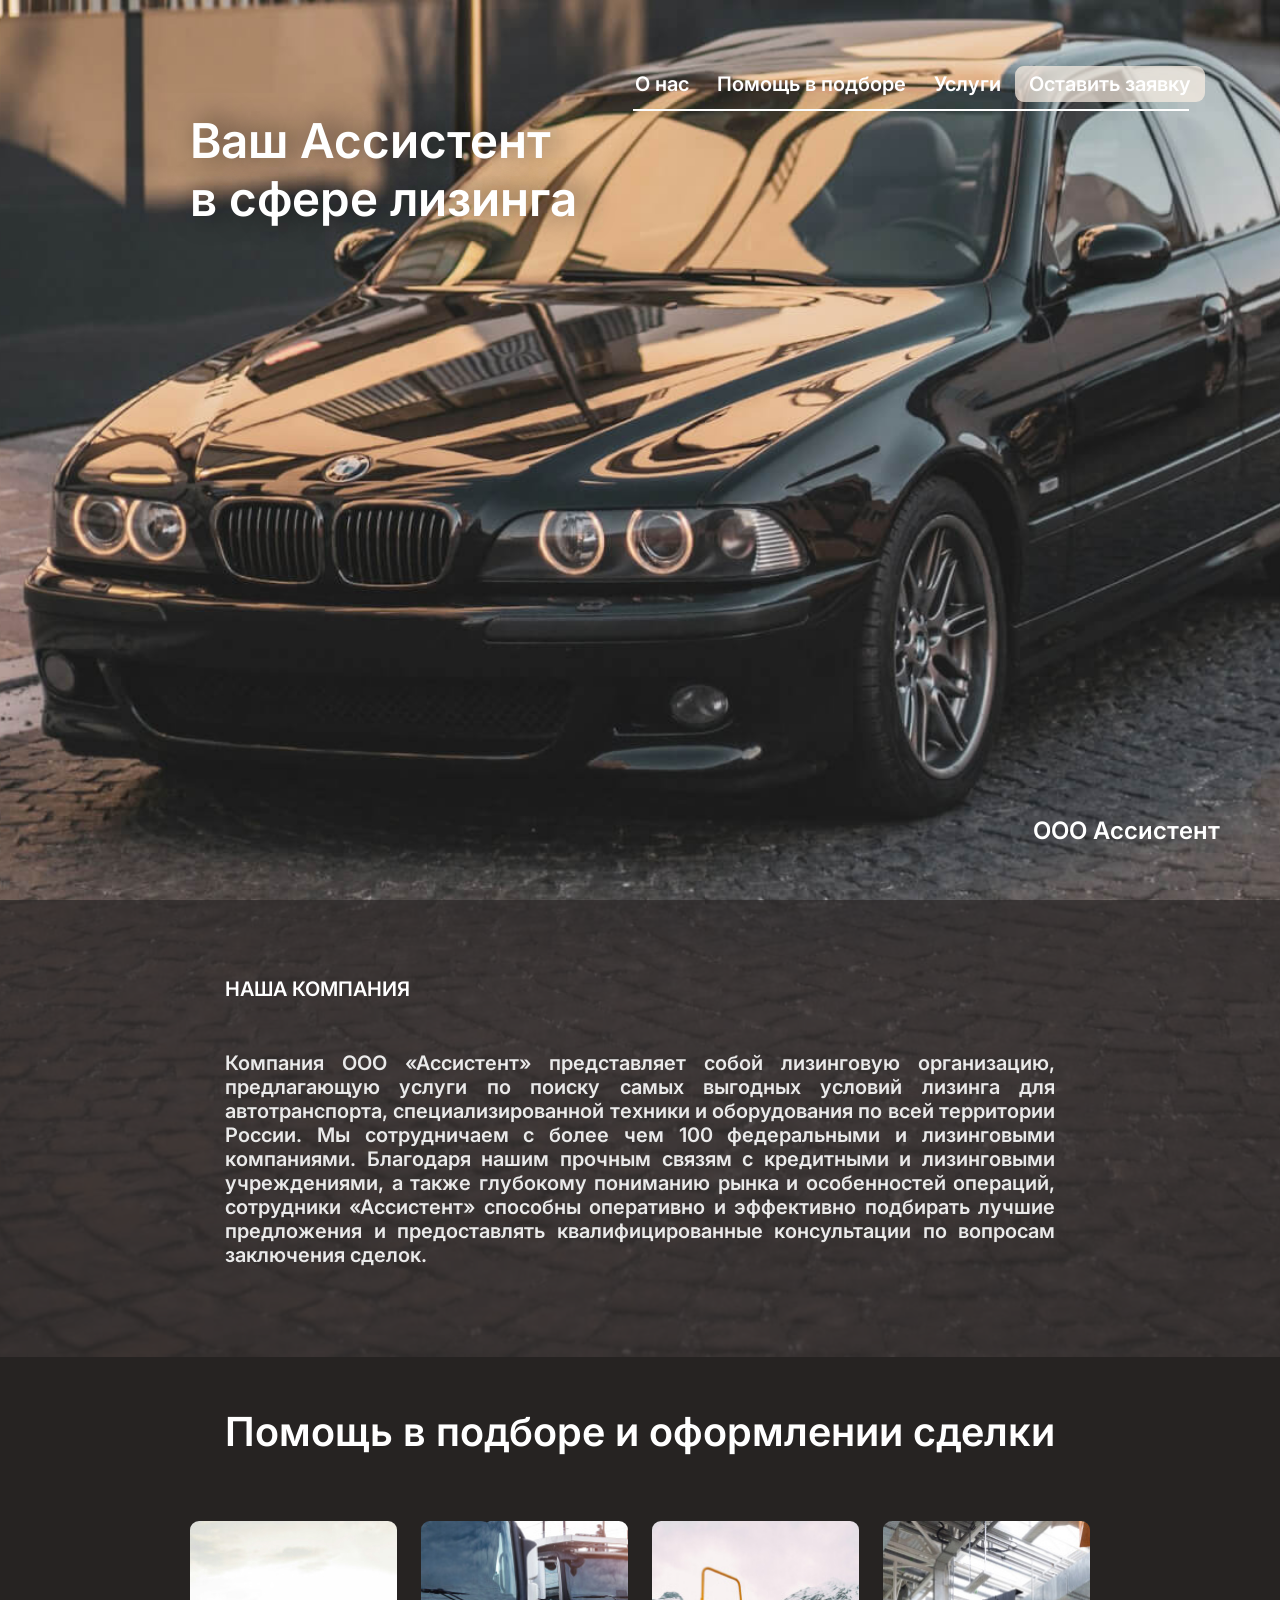
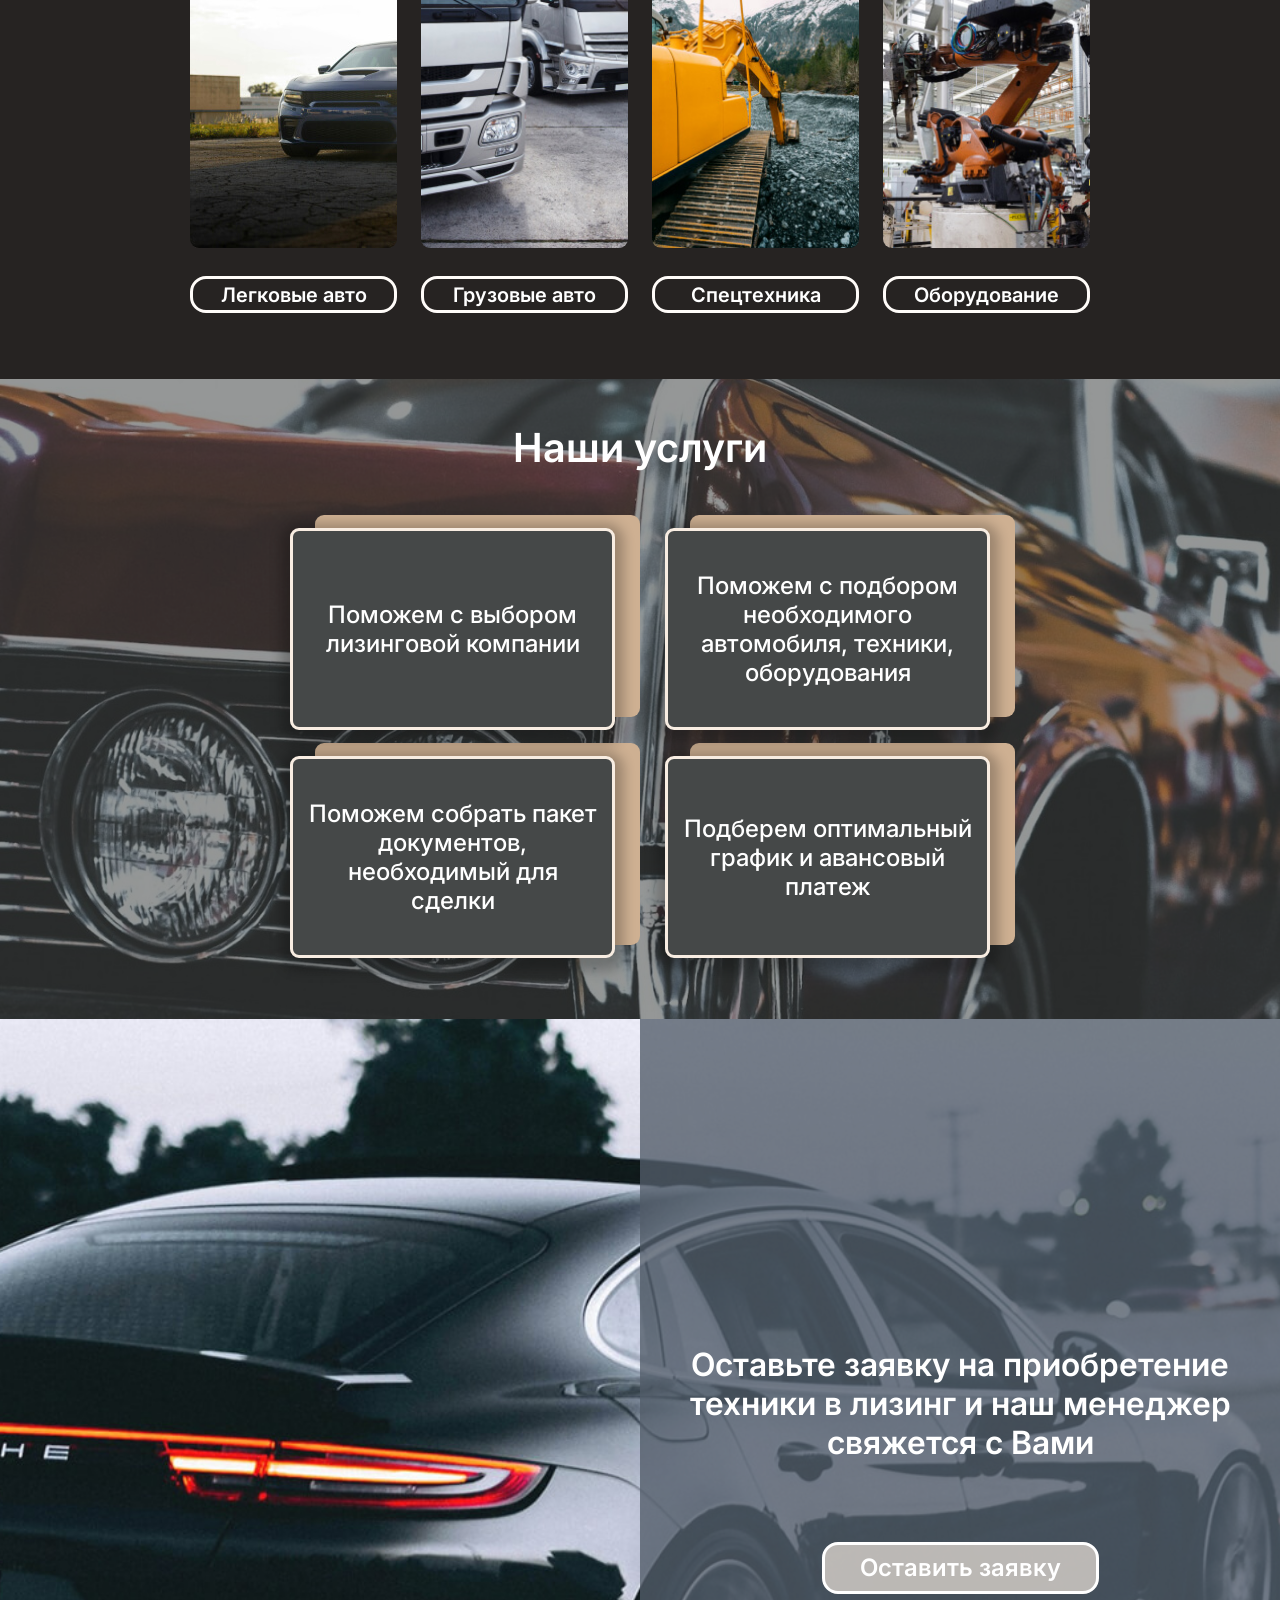
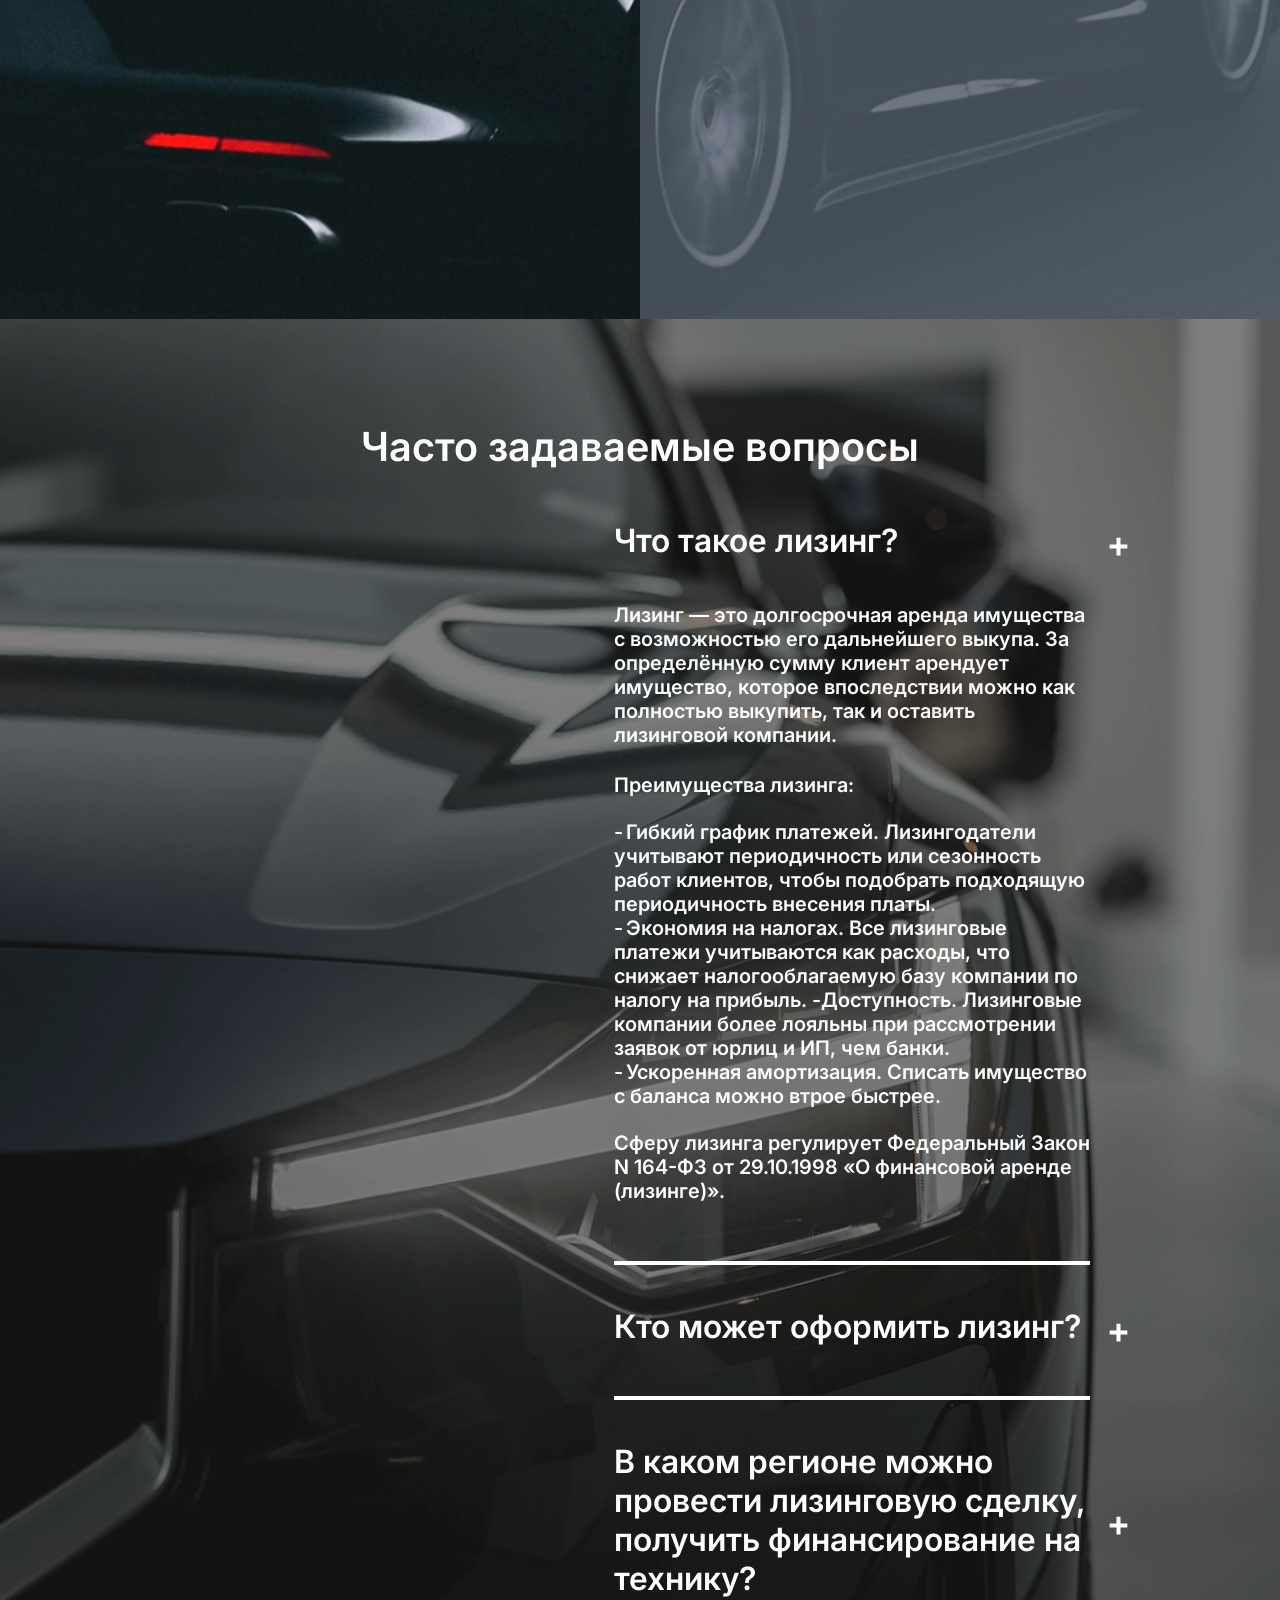
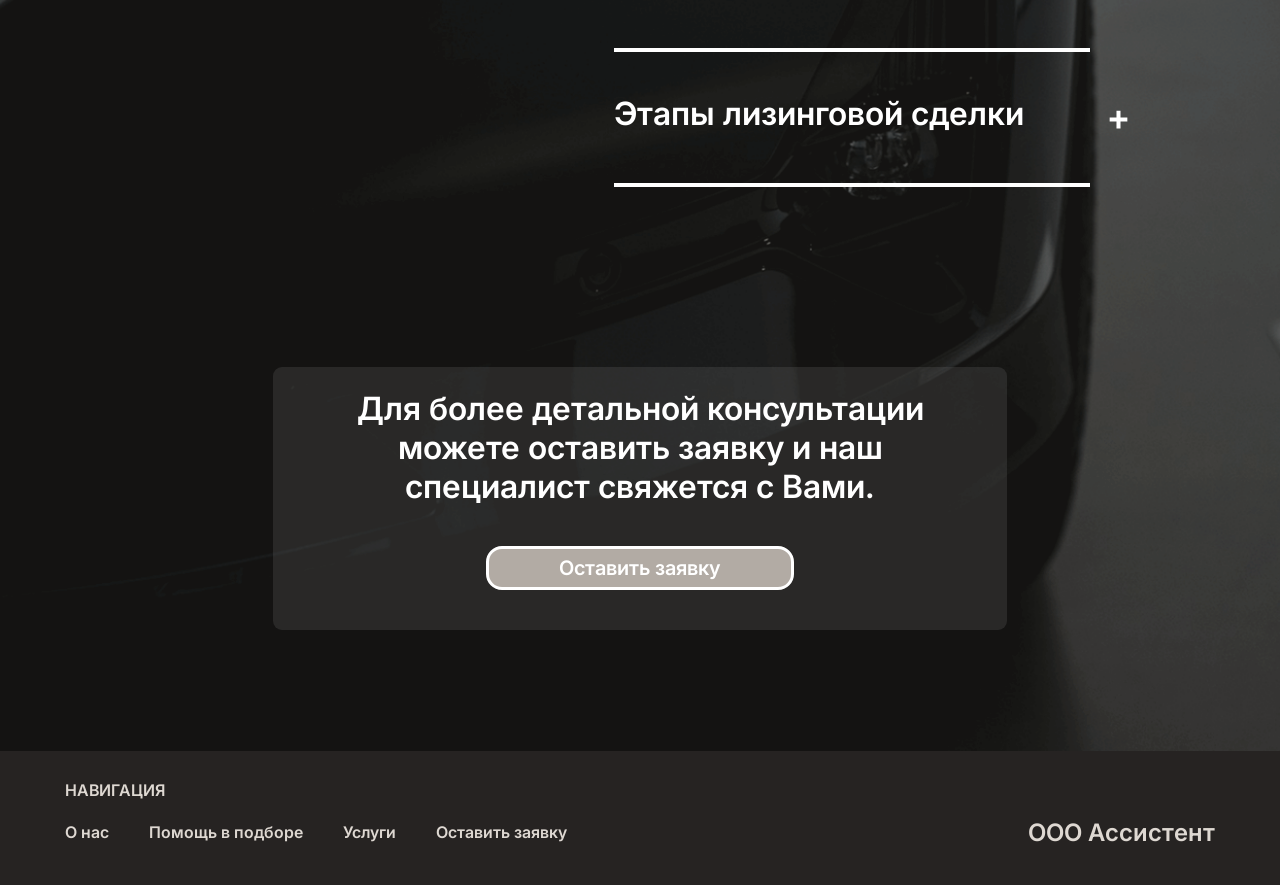
<file: index.html>
<!DOCTYPE html>
<html lang="ru">
<head>
	<meta charset="utf-8">
	<meta http-equiv="X-UA-Compatible" content="IE=edge" >
	<meta name="viewport" content="width=device-width, initial-scale=1.0">
	<meta name="description" content="">
	<link rel="stylesheet" type="text/css" href="style.css">
	<link rel="icon" type="image/png" href="favicon/favicon.ico" sizes="16x16">	
	<title>Ваш Ассистент в сфере лизинга</title>
</head>
<body>
	<div class="wrapper">
	<!-- Header -->		
	<header id="header">
		<div class="header_site">
			<div id="respNav">
				<div class="resp_nav_wrapp">
					<ul class="resp_nav">
						<li><a href="#about">О нас</a></li>
						<li><a href="#help">Помощь в подборе</a></li>
						<li><a href="#service">Услуги</a></li>
						<li><a href="#callback">Оставить заявку</a></li>
					</ul>
				</div>
			</div>
			<a href="#" class="transparent_pill respmenubtn">Меню</a>
		</div>								
	</header>
	<!-- /Header -->
	<!-- Content -->
	<div class="content">
	<!-- Section 1 -->
	<section class="promo">
		<img class="promo_img" src="img/promo_bg.jpg" alt="" loading="lazy" />
		<div class="promo_inner">
			<div class="row">
				<div class="h1_wrapp">
					<h1>Ваш Ассистент в сфере лизинга</h1>
				</div>
			</div>
			<p class="corp">ООО Ассистент</p>
		</div>
		<div class="promo_article screen" id="about">
			<div class="inner">
				<h3>НАША КОМПАНИЯ</h3>
				<p>Компания ООО «Ассистент» представляет собой лизинговую организацию, предлагающую услуги по поиску самых выгодных условий лизинга для автотранспорта, специализированной техники и оборудования по всей территории России. Мы сотрудничаем с более чем 100 федеральными и лизинговыми компаниями. Благодаря нашим прочным связям с кредитными и лизинговыми учреждениями, а также глубокому пониманию рынка и особенностей операций, сотрудники «Ассистент» способны оперативно и эффективно подбирать лучшие предложения и предоставлять квалифицированные консультации по вопросам заключения сделок.</p>
			</div>
		</div>
	</section>
	<!-- /Section 1 -->
	<!-- Section 2 -->
	<section class="sect_2 screen" id="help">
		<div class="row">
			<div class="h2_wrapp">
				<h2>Помощь в подборе и оформлении сделки</h2>
			</div>
			<div class="thumbnails">
				<div class="thumb">
					<img src="img/1.jpg" alt="" loading="lazy" />
					<p>Легковые авто</p>
				</div>
				<div class="thumb">
					<img src="img/2.jpg" alt="" loading="lazy" />
					<p>Грузовые авто</p>
				</div>
				<div class="thumb">
					<img src="img/3.jpg" alt="" loading="lazy" />
					<p>Спецтехника</p>
				</div>
				<div class="thumb">
					<img src="img/4.jpg" alt="" loading="lazy" />
					<p>Оборудование</p>
				</div>
			</div>
		</div>
	</section>
	<!-- /Section 2 -->
	<!-- Section 3 -->
	<section class="sect_3 screen" id="service">
		<img class="bg_img" src="img/bg_2.jpg" alt="" loading="lazy" />
		<div class="row">
			<div class="h2_wrapp">
				<h2>Наши услуги</h2>
			</div>
			<div class="thumbnails_2">
				<div class="thumb_2">
					<div class="inner">
						<p>Поможем с выбором лизинговой компании</p>
					</div>
				</div>
				<div class="thumb_2">
					<div class="inner">
						<p>Поможем с подбором необходимого автомобиля, техники, оборудования</p>
					</div>
				</div>
				<div class="thumb_2">
					<div class="inner">
						<p>Поможем собрать пакет документов, необходимый для сделки</p>
					</div>
				</div>
				<div class="thumb_2">
					<div class="inner">
						<p>Подберем оптимальный график и авансовый платеж</p>
					</div>
				</div>
			</div>
		</div>
	</section>
	<!-- /Section 3 -->
	<!-- Section 4 -->
	<section class="sect_4 screen" id="callback">
		<img class="bg_img" src="img/bg_3.jpg" alt="" loading="lazy" />
		<div class="article_2">
			<div>
				<p>Оставьте заявку на приобретение техники в лизинг и наш менеджер свяжется с Вами</p>
				<div>
					<a href="#" class="grey_pill">Оставить заявку</a>
				</div>
			</div>
		</div>
	</section>
	<!-- /Section 4 -->
	<!-- Section 5 -->
	<section class="sect_5">
		<img class="bg_img" src="img/faq_bg.png" alt="" loading="lazy" />
		<div class="row">
			<div class="h2_wrapp">
				<h2>Часто задаваемые вопросы</h2>
			</div>
			<div class="faqs_wrapp">
				<div class="faqs dr_wrapp">
					<div class="faq_item dr_parent active">
						<div class="faq_item_title dr_title">
							<h3>Что такое лизинг?</h3>
						</div>
						<div class="faq_item_content dr_content">
							<p>Лизинг — это долгосрочная аренда имущества с возможностью его дальнейшего выкупа. За определённую сумму клиент арендует имущество, которое впоследствии можно как полностью выкупить, так и оставить лизинговой компании.</p>
							<p>Преимущества лизинга:</p>
							<ul>
								<li>Гибкий график платежей. Лизингодатели учитывают периодичность или сезонность работ клиентов, чтобы подобрать подходящую периодичность внесения платы.</li>
								<li>Экономия на налогах. Все лизинговые платежи учитываются как расходы, что снижает налогооблагаемую базу компании по налогу на прибыль. -Доступность. Лизинговые компании более лояльны при рассмотрении заявок от юрлиц и ИП, чем банки.</li>
								<li>Ускоренная амортизация. Списать имущество с баланса можно втрое быстрее.</li>
							</ul>
							<p>Сферу лизинга регулирует Федеральный Закон N 164-ФЗ от 29.10.1998 «О финансовой аренде (лизинге)».</p>
						</div>
					</div>
					<div class="faq_item dr_parent">
						<div class="faq_item_title dr_title">
							<h3>Кто может оформить лизинг?</h3>
						</div>
						<div class="faq_item_content dr_content">
							<p>Оформить лизинг может юридическое лицо (ООО) или индивидуальный предприниматель (ИП).</p>
							<p>Срок существования организации от полугода (6 месяцев).</p>
						</div>
					</div>
					<div class="faq_item dr_parent">
						<div class="faq_item_title dr_title">
							<h3>В каком регионе можно провести лизинговую сделку, получить финансирование на технику?</h3>
						</div>
						<div class="faq_item_content dr_content">
							<p>Заключить договор лизинга можно в любом регионе по России.</p>
						</div>
					</div>
					<div class="faq_item dr_parent">
						<div class="faq_item_title dr_title">
							<h3>Этапы лизинговой сделки</h3>
						</div>
						<div class="faq_item_content dr_content">
							<p>1. Оставьте онлайн-заявку на нашем сайте.</p>
							<p>2. Менеджер в ближайший период времени свяжется с Вами удобным для Вас способом.</p>
							<p>3. Если вы ещё не определились с автомобилем или другой техникой, наши специалисты помогут подобрать наиболее выгодное предложение на рынке.</p>
							<p>4. Про условии одобрения сделки и если Вас устраивают графики лизинговых платежей подготовьте необходимые документы для ее одобрения.</p>
							<p>5. Получение одобрения и подписание документов.</p>
							<p>6. Получите технику в пользование.</p>
							<p>7. Оплачивайте лизинговые платежи по графику.</p>
							<p>8. После выплаты последнего платежа подпишите все необходимые документы. В зависимости от условий договора, техника может перейти в вашу собственность или остаться у лизинговой компании.</p>
						</div>
					</div>
				</div>
			</div>
			<div class="callback_box">
				<h3>Для более детальной консультации можете оставить заявку и наш специалист свяжется с Вами.</h3>
				<div>
					<a href="#" class="grey_pill">Оставить заявку</a>
				</div>
			</div>
		</div>
	</section>
	<!-- /Section 5 -->
	</div>
	<!-- /Content -->
	<!-- Footer -->
	<footer class="footer_section">
		<div class="row">
			<div class="footer_templ">
				<div>
					<h3>НАВИГАЦИЯ</h3>
					<ul class="footer_nav">
						<li><a href="#">О нас</a></li>
						<li><a href="#">Помощь в подборе</a></li>
						<li><a href="#">Услуги</a></li>
						<li><a href="#">Оставить заявку</a></li>
					</ul>
				</div>
				<div>
					<p>ООО Ассистент</p>
				</div>
			</div>
		</div>
	</footer>
	<!-- /Footer -->
	</div>
	<link rel="stylesheet" type="text/css" href="responsive.css">
	<script src="vendors/js/jquery.js"></script>
	<script src="js/scripts.js"></script>
</body>
</html>
</file>
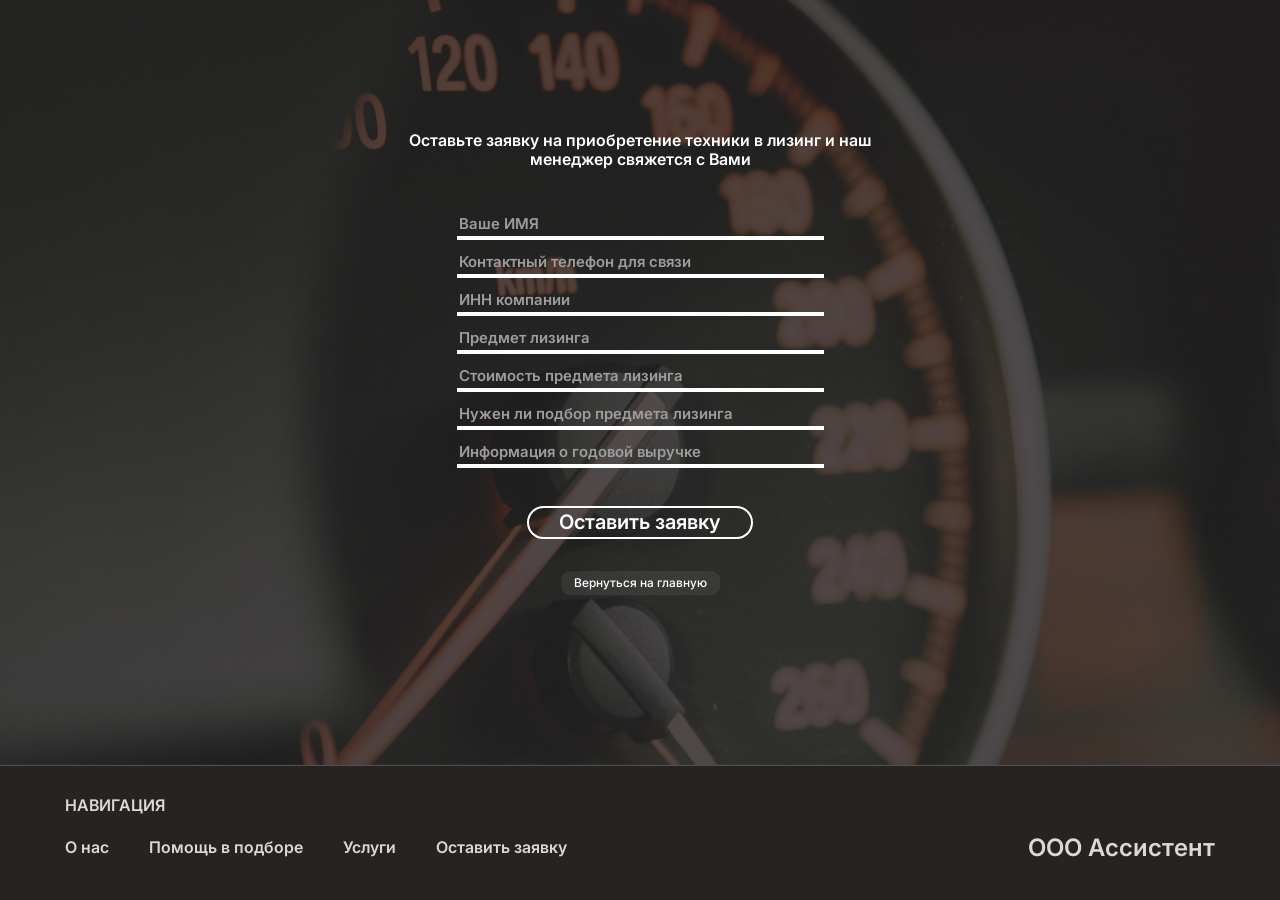
<file: callback.html>
<!DOCTYPE html>
<html lang="ru">
<head>
	<meta charset="utf-8">
	<meta http-equiv="X-UA-Compatible" content="IE=edge" >
	<meta name="viewport" content="width=device-width, initial-scale=1.0">
	<meta name="description" content="">
	<link rel="stylesheet" type="text/css" href="style.css">
	<link rel="icon" type="image/png" href="favicon/favicon.ico" sizes="16x16">	
	<title>Ваш Ассистент в сфере лизинга</title>
</head>
<body>
	<div class="wrapper">
	<!-- Content -->
	<div class="content">
	<!-- Section 1 - Callback -->
	<section class="callback_sect">
		<img class="bg_img" src="img/callback_bg.jpg" alt="" loading="lazy" />
		<div class="form_wrapp">
			<form>
				<h3>Оставьте заявку на приобретение техники в лизинг и наш менеджер свяжется с Вами</h3>
				<div class="form_box">
					<div class="input_wrapp">
						<input type="text" placeholder="Ваше ИМЯ" />
					</div>
					<div class="input_wrapp">
						<input type="text" placeholder="Контактный телефон для связи" />
					</div>
					<div class="input_wrapp">
						<input type="text" placeholder="ИНН компании" />
					</div>
					<div class="input_wrapp">
						<input type="text" placeholder="Предмет лизинга " />
					</div>
					<div class="input_wrapp">
						<input type="text" placeholder="Стоимость предмета лизинга" />
					</div>
					<div class="input_wrapp">
						<input type="text" placeholder="Нужен ли подбор предмета лизинга" />
					</div>
					<div class="input_wrapp">
						<input type="text" placeholder="Информация о годовой выручке " />
					</div>
					<div class="submit_wrapp">
						<button type="submit" class="transparent_pill">Оставить заявку</button>
					</div>
					<div class="transparent_link_wrapp">
						<a href="/" class="transparent_link">Вернуться на главную </a>
					</div>
				</div>
			</form>
		</div>
	</section>
	<!-- /Section 1 - Callback -->
	</div>
	<!-- /Content -->
	<!-- Footer -->
	<footer class="footer_section">
		<div class="row">
			<div class="footer_templ">
				<div>
					<h3>НАВИГАЦИЯ</h3>
					<ul class="footer_nav">
						<li><a href="#">О нас</a></li>
						<li><a href="#">Помощь в подборе</a></li>
						<li><a href="#">Услуги</a></li>
						<li><a href="#">Оставить заявку</a></li>
					</ul>
				</div>
				<div>
					<p>ООО Ассистент</p>
				</div>
			</div>
		</div>
	</footer>
	<!-- /Footer -->
	</div>
	<link rel="stylesheet" type="text/css" href="responsive.css">
	<script src="vendors/js/jquery.js"></script>
	<script src="js/scripts.js"></script>
</body>
</html>
</file>
<file: style.css>
@charset "utf-8";

/*------------------*/
/*-- Fonts --*/
/*------------------*/

@font-face {
    font-family: 'Inter';
    src: url('fonts/Inter18pt-SemiBold.eot');
    src: url('fonts/Inter18pt-SemiBold.eot?#iefix') format('embedded-opentype'),
        url('fonts/Inter18pt-SemiBold.woff2') format('woff2'),
        url('fonts/Inter18pt-SemiBold.woff') format('woff'),
        url('fonts/Inter18pt-SemiBold.ttf') format('truetype'),
        url('fonts/Inter18pt-SemiBold.svg#Inter18pt-SemiBold') format('svg');
    font-weight: 600;
    font-style: normal;
    font-display: swap;
}

@font-face {
    font-family: 'Inter';
    src: url('fonts/Inter18pt-Medium.eot');
    src: url('fonts/Inter18pt-Medium.eot?#iefix') format('embedded-opentype'),
        url('fonts/Inter18pt-Medium.woff2') format('woff2'),
        url('fonts/Inter18pt-Medium.woff') format('woff'),
        url('fonts/Inter18pt-Medium.ttf') format('truetype'),
        url('fonts/Inter18pt-Medium.svg#Inter18pt-Medium') format('svg');
    font-weight: 500;
    font-style: normal;
    font-display: swap;
}

/*-------------------------------------------*/
/* BASIC SETUP */
/*-------------------------------------------*/

* {
    margin: 0;
    padding: 0;
    -webkit-box-sizing: border-box;
    -moz-box-sizing: border-box;
    box-sizing: border-box;
    -webkit-tap-highlight-color: transparent;
}

html {
    -webkit-text-size-adjust: 100%;
}

html,
body {
    min-height: 100%;
    min-width: 100%;
    height: 100%;
    background: #262322;
}

body {
    font-family: 'Inter';
    font-weight: 600;
    font-size: 20px;
    line-height: 24px;
    color: #EAEAEA;
}

.wrapper {
    position: relative;
    display: flex;
    display: -ms-flexbox;
    display: -webkit-flex;
    flex-direction: column;
    -webkit-flex-direction: column;
    -ms-flex-direction: column;
    min-height: 100%;
    min-height: 100vh;
}

header {
    flex: 0 0 auto;
    -webkit-flex: 0 0 auto;
}

.content {
    flex: 1 0 auto;
    -webkit-flex: 1 0 auto;
}

footer {
    flex: 0 0 auto;
    -webkit-flex: 0 0 auto;
}

::-webkit-input-placeholder {color:#555555;}
::-moz-placeholder          {color:#555555;}
:-moz-placeholder           {color:#555555;}
:-ms-input-placeholder      {color:#555555;}

input,
textarea,
button,
select,
a,
img {
    outline: none;
}

select {
    -webkit-appearance: none;
    appearance: none;
    -moz-appearance;
    text-indent: 0.01px;
    text-overflow: "";
}

*::-ms-expand { display: none; }

input::-webkit-outer-spin-button,
input::-webkit-inner-spin-button {
    -webkit-appearance: none;
}

input[type="number"] {
    -moz-appearance: textfield;
}

input {
    -webkit-appearance: none;
    -moz-appearance
}

button {
    -webkit-appearance: none;
    -moz-appearance
}

textarea {
    resize: none;
    overflow: auto;
    -webkit-appearance: none;
    -moz-appearance;
}

input::-webkit-input-placeholder       {opacity: 1; transition: opacity .3s ease;}
input::-moz-placeholder                {opacity: 1; transition: opacity .3s ease;}
input:-moz-placeholder                 {opacity: 1; transition: opacity .3s ease;}
input:-ms-input-placeholder            {opacity: 1; transition: opacity .3s ease;}
input:focus::-webkit-input-placeholder {opacity: 0; transition: opacity .3s ease;}
input:focus::-moz-placeholder          {opacity: 0; transition: opacity .3s ease;}
input:focus:-moz-placeholder           {opacity: 0; transition: opacity .3s ease;}
input:focus:-ms-input-placeholder      {opacity: 0; transition: opacity .3s ease;}

textarea::-webkit-input-placeholder       {opacity: 1; transition: opacity .3s ease;}
textarea::-moz-placeholder                {opacity: 1; transition: opacity .3s ease;}
textarea:-moz-placeholder                 {opacity: 1; transition: opacity .3s ease;}
textarea:-ms-input-placeholder            {opacity: 1; transition: opacity .3s ease;}
textarea:focus::-webkit-input-placeholder {opacity: 0; transition: opacity .3s ease;}
textarea:focus::-moz-placeholder          {opacity: 0; transition: opacity .3s ease;}
textarea:focus:-moz-placeholder           {opacity: 0; transition: opacity .3s ease;}
textarea:focus:-ms-input-placeholder      {opacity: 0; transition: opacity .3s ease;}

.clearfix:after,
.clearfix:before {
    display: block;
    content: "";
}

/*-------------------------------------------*/
/* ----- DEFAULT STYLES ------ */
/*-------------------------------------------*/

section {
    position: relative;
    padding: 10px 0;
}

h1 {
    font-family: 'Inter';
    font-weight: 600;
    font-size: 48px;
    line-height: 58px;
    color: #FFFFFF;
    text-shadow: 9px -3px 28.3px rgba(0, 0, 0, .64);
}

h2 {
    font-family: 'Inter';
    font-weight: 600;
    font-size: 40px;
    line-height: 48px;
    color: #FFFFFF;
}

h3 {
    font-family: 'Inter';
    font-weight: 600;
    font-size: 20px;
    line-height: 24px;
    color: #FFFFFF;
}

h4 {
    font-family: 'Inter';
    font-weight: 600;
    font-size: 20px;
    line-height: 24px;
    color: #EAEAEA;
}

p {
    font-family: 'Inter';
    font-weight: 600;
    font-size: 20px;
    line-height: 24px;
    color: #EAEAEA;
}

a {
    text-decoration: none;
    font-family: 'Inter';
    font-weight: 600;
    font-size: 20px;
    line-height: 24px;
    color: #EAEAEA;
}

li {
    list-style: none;
    font-family: 'Inter';
    font-weight: 600;
    font-size: 20px;
    line-height: 24px;
    color: #EAEAEA;
}

img {
    outline: none;
    border: 1px solid transparent;
    border: none;
}

button:hover,
button:active,
a:hover,
a:active {
    -webkit-tap-highlight-color: rgba(0,0,0,0); 
    -webkit-tap-highlight-color: transparent;
}

input {

}

input:focus {

}

textarea {

}

textarea:focus {

}

/*-------------------------------------------*/
/* ----- REUSABLE COMPONENTS ------ */
/*-------------------------------------------*/

.row {
    width: 100%;
    margin: 0 auto;
    max-width: 1000px;
    padding: 0 50px;
}

.overflow_wrapp {
    overflow: hidden;
}

.align_center {
    text-align: center;
}

.align_right {
    text-align: right;
}

.align_left {
    text-align: left;
}

/*-------------------------------------------*/
/* ----- HEADER ------ */
/*-------------------------------------------*/

#header {
    width: 100%;
    background: transparent;
    position: fixed;
/*    position: absolute;*/
    top: 0;
    left: 0;
    z-index: 3;
    padding: 0 75px;
    -webkit-transition-property: backgrund;
    -webkit-transition-duration: .3s;
    -webkit-transition-timing-function: ease;

    -moz-transition-property: backgrund;
    -moz-transition-duration: .3s;
    -moz-transition-timing-function: ease;

    -ms-transition-property: backgrund;
    -ms-transition-duration: .3s;
    -ms-transition-timing-function: ease;

    -o-transition-property: backgrund;
    -o-transition-duration: .3s;
    -o-transition-timing-function: ease;

    transition-property: backgrund;
    transition-duration: .3s;
    transition-timing-function: ease;
}

#header.scroll {
    background: #262322;
}

.resp_nav_wrapp {
    text-align: right;
    padding: 57px 0 20px 0;
    -webkit-transition-property: padding;
    -webkit-transition-duration: .3s;
    -webkit-transition-timing-function: ease;

    -moz-transition-property: padding;
    -moz-transition-duration: .3s;
    -moz-transition-timing-function: ease;

    -ms-transition-property: padding;
    -ms-transition-duration: .3s;
    -ms-transition-timing-function: ease;

    -o-transition-property: padding;
    -o-transition-duration: .3s;
    -o-transition-timing-function: ease;

    transition-property: padding;
    transition-duration: .3s;
    transition-timing-function: ease;
}

#header.scroll .resp_nav_wrapp {
    padding: 10px 0 10px 0;
}

.resp_nav {
    display: inline-flex;
    flex-wrap: wrap;
    position: relative;
    padding: 9px 0;
}

.resp_nav:after {
    display: block;
    content: "";
    width: calc(100% - 28px);
    height: 2px;
    background: #fff;
    position: absolute;
    bottom: 0;
    left: 12px;
}

.resp_nav li a {
    display: inline-flex;
    align-items: center;
    min-height: 36px;
    padding: 5px 14px;
    background: rgba(248, 237, 226, 0);
    border-radius: 9px;
    font-weight: 600;
    font-size: 20px;
    line-height: 24px;
    color: #FFF;
    -webkit-transition-property: background;
    -webkit-transition-duration: .3s;
    -webkit-transition-timing-function: ease;

    -moz-transition-property: background;
    -moz-transition-duration: .3s;
    -moz-transition-timing-function: ease;

    -ms-transition-property: background;
    -ms-transition-duration: .3s;
    -ms-transition-timing-function: ease;

    -o-transition-property: background;
    -o-transition-duration: .3s;
    -o-transition-timing-function: ease;

    transition-property: background;
    transition-duration: .3s;
    transition-timing-function: ease;
}

.resp_nav li a:hover,
.resp_nav li a.active {
    background: rgba(248, 237, 226, .72);
}

/* ----- Responsive Menu Button ------ */

.respmenubtn {
    /*display: inline-block;*/
    display: none !important;
    vertical-align: top;
    width: auto;
    min-height: 26px;
    background: transparent;
    cursor: pointer;
    z-index: 11;
    border: 1px solid transparent;
    margin-left: 10px;
}

.respmenubtn span {
    display: block;
    width: 24px;
    height: 2px;
    background: #1565C0;
    border-radius: 2px;
    -webkit-border-radius: 2px;
    margin: 0 auto 6px auto;
    -webkit-transition-property: transform, border, background;
    -webkit-transition-duration: .3s;
    -webkit-transition-timing-function: ease;

    -moz-transition-property: transform, border, background;
    -moz-transition-duration: .3s;
    -moz-transition-timing-function: ease;

    -ms-transition-property: transform, border, background;
    -ms-transition-duration: .3s;
    -ms-transition-timing-function: ease;

    -o-transition-property: transform, border, background;
    -o-transition-duration: .3s;
    -o-transition-timing-function: ease;

    transition-property: transform, border, background;
    transition-duration: .3s;
    transition-timing-function: ease;
}

.respmenubtn span:last-child {
    margin: 0 auto;
}

.respmenubtn:active {
    -webkit-tap-highlight-color: rgba(0,0,0,0); 
    -webkit-tap-highlight-color: transparent;
}

.respmenubtn:hover span {
    background: #FD8C04;
}

.respmenubtn.active span {
    position: relative;
    width: 30px;
    top: 0;
    left: -2px;
    background: #FD8C04;
}

.respmenubtn.active span:last-child {
    display: none;
}

.respmenubtn.active span:first-child {
    -webkit-transform: rotate(45deg);
    -moz-transform: rotate(45deg);
    -o-transform: rotate(45deg);
    transform: rotate(45deg);
    margin: 3px 0 0 0;
    position: relative;
    top: 2px;
    left: -2px;
}

.respmenubtn.active span:nth-child(2) {
    -webkit-transform: rotate(-45deg);
    -moz-transform: rotate(-45deg);
    -o-transform: rotate(-45deg);
    transform: rotate(-45deg);
}

/* ----- / Responsive Menu Button ------ */

/*-------------------------------------------*/
/* ----- CONTENT ------ */
/*-------------------------------------------*/

/*-- Section 1 --*/

.promo {
    position: relative;
    padding: 0;
}

.promo_img {
    display: block;
    width: 100%;
    height: 100%;
    object-fit: cover;
    position: absolute;
    top: 0;
    left: 0;
}

.promo_inner {
    display: flex;
    flex-direction: column;
    min-height: 100vh;
    position: relative;
    z-index: 2;
}

.promo_inner > .row {
    flex: 1;
    height: 100%;
}

.h1_wrapp {

    max-width: 395px;
    padding: 112px 0 20px 0;
}

.corp {
    width: 100%;
    padding: 0 60px 55px 0;
    font-weight: 600;
    font-size: 24px;
    line-height: 29px;
    color: #FFFFFF;
    text-align: right;
}

.promo_article {
    padding: 57px 25px 90px 25px;
    background: rgba(44, 41, 41, .75);
    position: relative;
    z-index: 2;
}

.promo_article .inner {
    max-width: 830px;
    margin: 0 auto;
}

.promo_article h3 {
    padding: 20px 0 50px 0;
}

.promo_article p {
    text-align: justify;
}

/*-- /Section 1 --*/

/*-- Section 2 --*/

.sect_2 {
    padding: 31px 0 49px 0;
    position: relative;
}

.h2_wrapp {
    text-align: center;
    padding: 20px 0;
}

.thumbnails {
    display: flex;
    flex-wrap: wrap;
    margin: 5px -12px;
}

.thumb {
    width: calc(25% - 24px);
    margin: 12px;
}

.thumb img {
    display: block;
    width: 100%;
    height: 327px;
    border-radius: 9px;
    object-fit: cover;
    object-position: center;
    margin: 28px 0;
}

.thumb p {
    display: flex;
    align-items: center;
    text-align: center;
    justify-content: center;
    min-height: 37px;
    border: 3px solid #FFFCF9;
    border-radius: 16px;
    font-weight: 600;
    font-size: 20px;
    line-height: 24px;
    color: #FFFFFF;
}

/*-- /Section 2 --*/

/*-- Section 3 --*/

.sect_3 {
    padding: 25px 0 25px 0;
    position: relative;
}

.sect_3:before {
    display: block;
    content: "";
    width: 100%;
    height: 100%;
    background: rgba(69, 72, 72, .57);
    position: absolute;
    top: 0;
    left: 0;
    z-index: 2;
}

.sect_3 > .row {
    position: relative;
    z-index: 2;
}

.bg_img {
    display: block;
    width: 100%;
    height: 100%;
    object-fit: cover;
    position: absolute;
    top: 0;
    left: 0;
}

.thumbnails_2 {
    display: flex;
    flex-wrap: wrap;
    margin: 0 auto;
    padding: 23px 0;
    max-width: 750px;
}

.thumb_2 {
    display: flex;
    width: calc(50% - 50px);
    margin: 13px 25px;
    position: relative;
}

.thumb_2:before {
    display: block;
    content: "";
    width: 100%;
    height: 100%;
    position: absolute;
    top: -13px;
    right: -25px;
    background: #CEB092;
    border-radius: 9px;
}

.thumb_2 .inner {
    display: flex;
    align-items: center;
    text-align: centerc;
    justify-content: center;
    background: #454848;
    border: 3px solid #F8EDE2;
    padding: 40px 15px 40px 15px;
    box-shadow: 0 4px 11.3px 9px rgba(0, 0, 0, .24);
    border-radius: 9px;
    position: relative;
    z-index: 2;
}

.thumb_2 p {
    width: 100%;
    text-align: center;
    font-weight: 500;
    font-size: 24px;
    line-height: 29px;
    color: #FFF;
}

/*-- /Section 3 --*/

/*-- Section 4 --*/

.sect_4 {
    display: flex;
    justify-content: flex-end;
    padding: 0;
}

.article_2 {
    display: flex;
    align-items: center;
    justify-content: center;
    width: 50%;
    min-height: 100vh;
    background: rgba(82, 93, 105, .78);
    position: relative;
    z-index: 2;
    text-align: center;
    padding: 120px 30px 120px 30px;
}

.article_2 > div {
    width: 100%;
}

.article_2 p {
    padding: 0 0 40px 0;
    font-weight: 600;
    font-size: 32px;
    line-height: 39px;
    color: #FFF;
}

.grey_pill {
    display: inline-flex;
    align-items: center;
    justify-content: center;
    min-height: 52px;
    margin: 40px 0 0 0;
    padding: 3px 35px;
    font-weight: 600;
    font-size: 24px;
    line-height: 29px;
    color: #FFF;
    background: rgba(247, 236, 225, .67);
    border: 3px solid #FFF;
    border-radius: 16px;
    -webkit-transition-property: background, color;
    -webkit-transition-duration: .3s;
    -webkit-transition-timing-function: ease;

    -moz-transition-property: background, color;
    -moz-transition-duration: .3s;
    -moz-transition-timing-function: ease;

    -ms-transition-property: background, color;
    -ms-transition-duration: .3s;
    -ms-transition-timing-function: ease;

    -o-transition-property: background, color;
    -o-transition-duration: .3s;
    -o-transition-timing-function: ease;

    transition-property: background, color;
    transition-duration: .3s;
    transition-timing-function: ease;
}

.grey_pill:hover {
    background: #fff;
    color: #000;
}

/*-- /Section 4 --*/

/*-- Section 5 --*/

.sect_5 {
    padding: 84px 0 121px 0;
}

.sect_5 .h2_wrapp {
    padding-bottom: 8px;
}

.sect_5 > .row {
    position: relative;
    z-index: 2;
}

.faqs_wrapp {
    display: flex;
    justify-content: flex-end;
}

.faqs {
    max-width: 476px;
}

.faq_item {
    border-bottom: 4px solid #fff;
}

.faq_item_title {
    padding: 42px 0 50px 0;
    position: relative;
}

.faq_item_title:after {
    display: block;
    content: "";
    width: 19px;
    height: 19px;
    background-image: url(img/plus.svg);
    background-size: contain;
    background-position: center;
    background-repeat: no-repeat;
    position: absolute;
    top: calc(50% - 8px);
    right: -38px;
}

.faq_item_title h3 {
    font-size: 32px;
    line-height: 39px;
    color: #FFF;
}

.faq_item_content {
    margin-top: -20px;
    padding-bottom: 45px;
}

.faq_item_content p {
    padding: 13px 0;
    font-weight: 600;
    font-size: 20px;
    line-height: 24px;
    color: #FFF;
}

.faq_item_content ul {
    padding: 10px 0;
}

.faq_item_content ul li {
    font-weight: 600;
    font-size: 20px;
    line-height: 24px;
    color: #FFF;
}

.faq_item_content ul li:before {
    display: block;
    content: "-";
    display: inline-block;
    vertical-align: top;
    margin-right: 3px;
}

.dr_title {
    position: relative;
    cursor: pointer;
}

.dr_content {
    display: none;
}

.callback_box {
    max-width: 734px;
    margin: 180px auto 0 auto;
    padding: 22px 80px 40px 80px;
    text-align: center;
    background: rgba(101, 101, 100, .26);
    border-radius: 9px;
}

.callback_box h3 {
    font-weight: 600;
    font-size: 32px;
    line-height: 39px;
    color: #FFF;
}

.callback_box .grey_pill {
    min-width: 308px;
    min-height: 44px;
    font-size: 20px;
    line-height: 27px;
}

/*-- /Section 5 --*/

/*-- Section 1 - Callback --*/

.callback_sect {
    display: flex;
    align-items: center;
    justify-content: center;
    min-height: calc(100vh - 134px);
}

.form_wrapp {
    max-width: 520px;
    position: relative;
    z-index: 2;
    padding: 20px 25px;
}

.callback_sect .bg_img {
    opacity: .2;
}

.form_wrapp h3 {
    text-align: center;
    font-size: 16px;
    line-height: 19px;
    color: #FFF;
}

.form_box {
    max-width: 367px;
    margin: 0 auto;
    padding: 33px 0 20px 0;
}

.input_wrapp {
    margin: 9px 0;
    border-bottom: 4px solid #fff;
}

.input_wrapp input {
    display: block;
    width: 100%;
    height: 25px;
    padding: 0 2px;
    border: none;
    background: transparent !important;
    font-family: 'Inter';
    font-weight: 600;
    font-size: 15px;
    line-height: 24px;
    color: #fff;
}

.input_wrapp input::placeholder {
    color: #9D9D9D;
}

.submit_wrapp {
    padding: 29px 0 9px 0;
    text-align: center;
}

.transparent_pill {
    display: inline-flex;
    align-items: center;
    justify-content: center;
    text-align: center;
    background: transparent;
    border: 2px solid #FFF;
    padding: 2px 30px 3px 30px;
    border-radius: 35px;
    font-family: 'Inter';
    font-weight: 600;
    font-size: 20px;
    line-height: 24px;
    color: #FFF;
    cursor: pointer;
    -webkit-transition-property: background, color;
    -webkit-transition-duration: .3s;
    -webkit-transition-timing-function: ease;

    -moz-transition-property: background, color;
    -moz-transition-duration: .3s;
    -moz-transition-timing-function: ease;

    -ms-transition-property: background, color;
    -ms-transition-duration: .3s;
    -ms-transition-timing-function: ease;

    -o-transition-property: background, color;
    -o-transition-duration: .3s;
    -o-transition-timing-function: ease;

    transition-property: background, color;
    transition-duration: .3s;
    transition-timing-function: ease;
}

.transparent_pill:hover,
.transparent_pill.active {
    background: #fff;
    color: #000;
}

.transparent_link_wrapp {
    padding: 20px 0;
    text-align: center;
}

.transparent_link {
    display: inline-flex;
    align-items: center;
    justify-content: center;
    text-align: center;
    min-height: 24px;
    padding: 3px 13px;
    background: rgba(217, 217, 217, .08);
    border-radius: 9px;
    font-weight: 400;
    font-size: 12px;
    line-height: 15px;
    color: #FFF;
    -webkit-transition-property: background, color;
    -webkit-transition-duration: .3s;
    -webkit-transition-timing-function: ease;

    -moz-transition-property: background, color;
    -moz-transition-duration: .3s;
    -moz-transition-timing-function: ease;

    -ms-transition-property: background, color;
    -ms-transition-duration: .3s;
    -ms-transition-timing-function: ease;

    -o-transition-property: background, color;
    -o-transition-duration: .3s;
    -o-transition-timing-function: ease;

    transition-property: background, color;
    transition-duration: .3s;
    transition-timing-function: ease;
}

.transparent_link:hover {
    background: #fff;
    color: #000;
}

/*-- /Section 1 - Callback --*/

/*-------------------------------------------*/
/* ----- FOOTER ------ */
/*-------------------------------------------*/

.footer_section {
    padding: 30px 0 38px 0;
}

.footer_section > .row {
    max-width: 1200px;
    padding: 0 25px;
}

.footer_templ {
    display: flex;
    flex-wrap: wrap;
    align-items: flex-end;
}

.footer_templ > div:nth-child(1) {
    width: calc(100% - 250px);
}

.footer_templ > div:nth-child(2) {
    width: 250px;
    text-align: right;
}

.footer_templ h3 {
    padding-bottom: 23px;
    font-size: 16px;
    line-height: 19px;
    color: #DED8D2;
}

.footer_nav {
    display: flex;
    flex-wrap: wrap;
    margin: 0 -20px;
}

.footer_nav li {
    padding: 0 20px;
}

.footer_nav li a {
    display: inline-block;
    vertical-align: top;
    font-weight: 600;
    font-size: 16px;
    line-height: 19px;
    color: #DED8D2;
}

.footer_templ > div:nth-child(2) p {
    font-weight: 600;
    font-size: 24px;
    line-height: 29px;
    color: #DED8D2;
}
</file>
<file: responsive.css>
@media only screen and (max-width: 1240px) {



}

@media only screen and (max-width: 1024px) {

h1 {
    font-size: 39px;
    line-height: 50px;
}

/*-- Header --*/

#header {
    padding: 0 25px;
}

.resp_nav_wrapp {
    padding: 20px 0 20px 0;
}

/*-- /Header --*/

/*-- Section 5 --*/

.sect_5 {
    padding: 39px 0 40px 0;
}

.faqs {
    max-width: 100%;
    padding-right: 20px;
}

.faq_item_title {
    padding: 25px 0 26px 0;
}

.faq_item_title h3 {
    font-size: 28px;
    line-height: 36px;
}

.callback_box {
    margin: 65px auto 0 auto;
}

.callback_box h3 {
    font-size: 25px;
    line-height: 35px;
}

.callback_box .grey_pill {
    margin: 23px 0 0 0;
}

/*-- /Section 5 --*/

}

@media only screen and (max-width: 900px) {

h2 {
    font-size: 31px;
    line-height: 39px;
}

/*-- Section 2 --*/

.thumb {
    width: calc(50% - 24px);
}

/*-- /Section 2 --*/

/*-- Section 3 --*/

.thumb_2 p {
    font-size: 20px;
    line-height: 27px;
}

/*-- /Section 3 --*/

/*-- Footer --*/

.footer_templ > div:nth-child(1) {
    width: 100%;
}

.footer_templ > div:nth-child(2) {
    width: 100%;
    text-align: right;
    padding-top: 10px;
}

/*-- /Footer --*/

}

@media only screen and (max-width: 768px) {

/*-- Header --*/

.header_site {
    text-align: right;
    padding: 5px 0;
}

.resp_nav_wrapp {
    padding: 45px 0 30px 0;
}

#header.scroll .resp_nav_wrapp {
    padding: 45px 0 30px 0;
}

#respNav {
    display: none;
    position: absolute;
    top: 0;
    left: 0;
    width: 100%;
    padding: 14px 10px 30px 10px;
    height: 100vh;
    z-index: 10;
    background: #262322;
    overflow-x: hidden;
    overflow-y: auto;
}

.resp_nav {
    display: block;
    width: 100%;
    text-align: center;
}

.resp_nav:after {
    display: none;
}

.respmenubtn {
    width: auto;
    display: inline-block !important;
    vertical-align: top;
    padding: 0 15px;
    position: relative;
    z-index: 10;
}

/*-- /Header --*/

/*-- Section 3 --*/

.thumb_2 {
    width: calc(100% - 20px);
    margin: 13px 15px;
}

.thumb_2 .inner {
    width: 100%;
}

.thumb_2 p {
    font-size: 18px;
}

/*-- /Section 3 --*/

/*-- Section 4 --*/

.article_2 {
    width: 100%;
    padding: 120px 30px 120px 30px;
}

.article_2 p {
    padding: 0 0 18px 0;
    font-size: 26px;
    line-height: 35px;
}

.article_2 .grey_pill {
    margin: 20px 0 0 0;
    font-size: 20px;
}

/*-- /Section 4 --*/

}

@media only screen and (max-width: 600px) {

/*-- Section 5 --*/

.faqs {
    padding-right: 10px;
}

.faq_item_title {
    padding: 15px 0 15px 0;
}

.faq_item_title h3 {
    font-size: 18px;
    line-height: 26px;
}

.faq_item_content {
    margin-top: 0;
    padding-bottom: 18px;
}

.faq_item_content p {
    padding: 5px 0;
    font-size: 16px;
    line-height: 21px;
}

.faq_item_content ul li {
    font-size: 16px;
    line-height: 21px;
}

.callback_box {
    margin: 50px auto 0 auto;
    padding: 22px 30px 25px 30px;
}

.callback_box h3 {
    font-size: 18px;
    line-height: 29px;
}

.callback_box .grey_pill {
    min-width: 100%;
    font-size: 16px;
    padding: 3px 10px;
}

.faq_item_title:after {
    right: -20px;
}

/*-- /Section 5 --*/

/*-- Footer --*/

.footer_section {
    padding: 20px 0 20px 0;
}

.footer_templ > div:nth-child(1) {
    width: 100%;
    text-align: center;
}

.footer_templ > div:nth-child(2) {
    text-align: center;
    padding-top: 10px;
}

.footer_nav li {
    width: 100%;
    padding: 5px 0;
    text-align: center;
}

/*-- /Footer --*/

}

@media only screen and (max-width: 480px) {

h1 {
    font-size: 34px;
    line-height: 45px;
}

h2 {
    font-size: 26px;
    line-height: 39px;
}

p {
    font-size: 18px;
    line-height: 23px;
}

/*-- Header --*/

.row {
    padding: 0 20px;
}

/*-- /Header --*/

/*-- Section 1 --*/

.promo_article {
    padding: 30px 25px 35px 25px;
}

.promo_article h3 {
    padding: 20px 0 15px 0;
}

/*-- /Section 1 --*/

/*-- Section 2 --*/

.thumb {
    width: calc(100% - 24px);
}

/*-- /Section 2 --*/

}

@media only screen and (max-width: 400px) {

h2 {
    font-size: 24px;
    line-height: 39px;
}

}

@media only screen and (min-width: 769px) {

#resp_nav {
    display: block !important;
}

}
</file>
